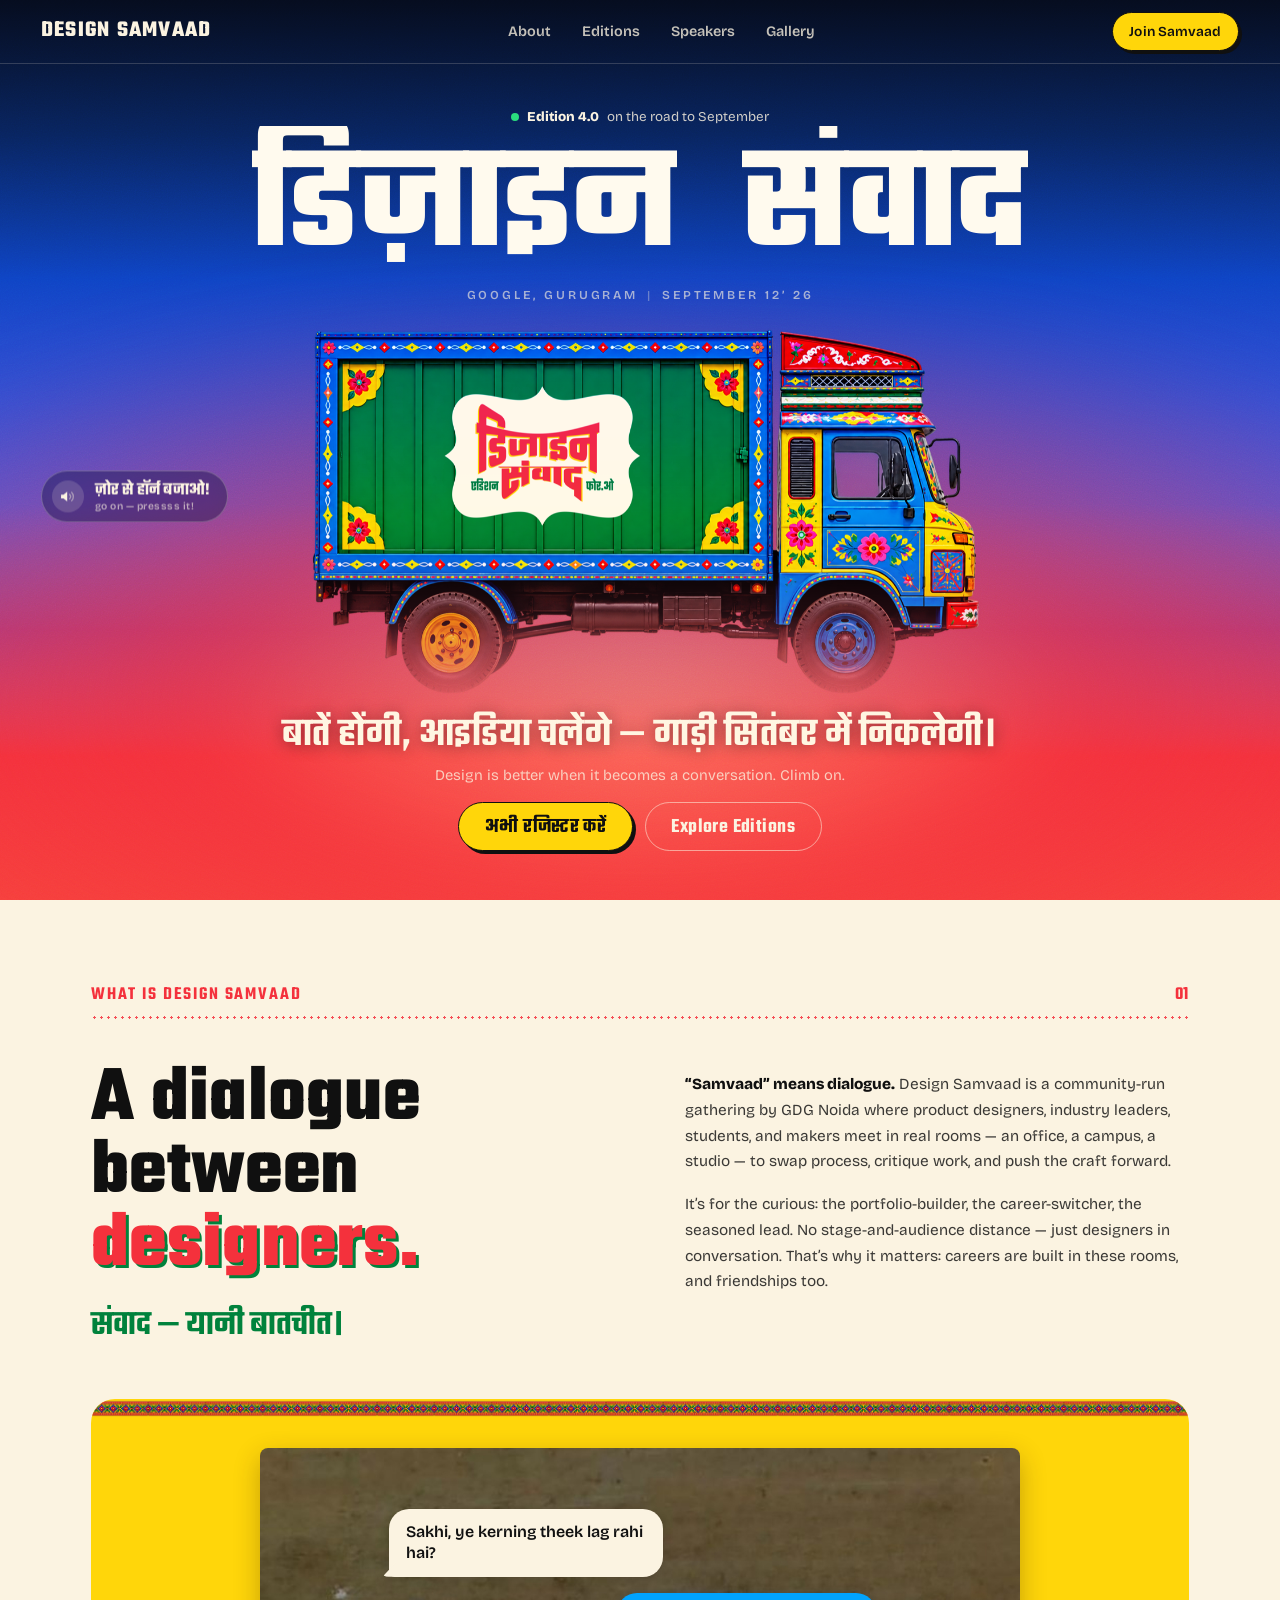
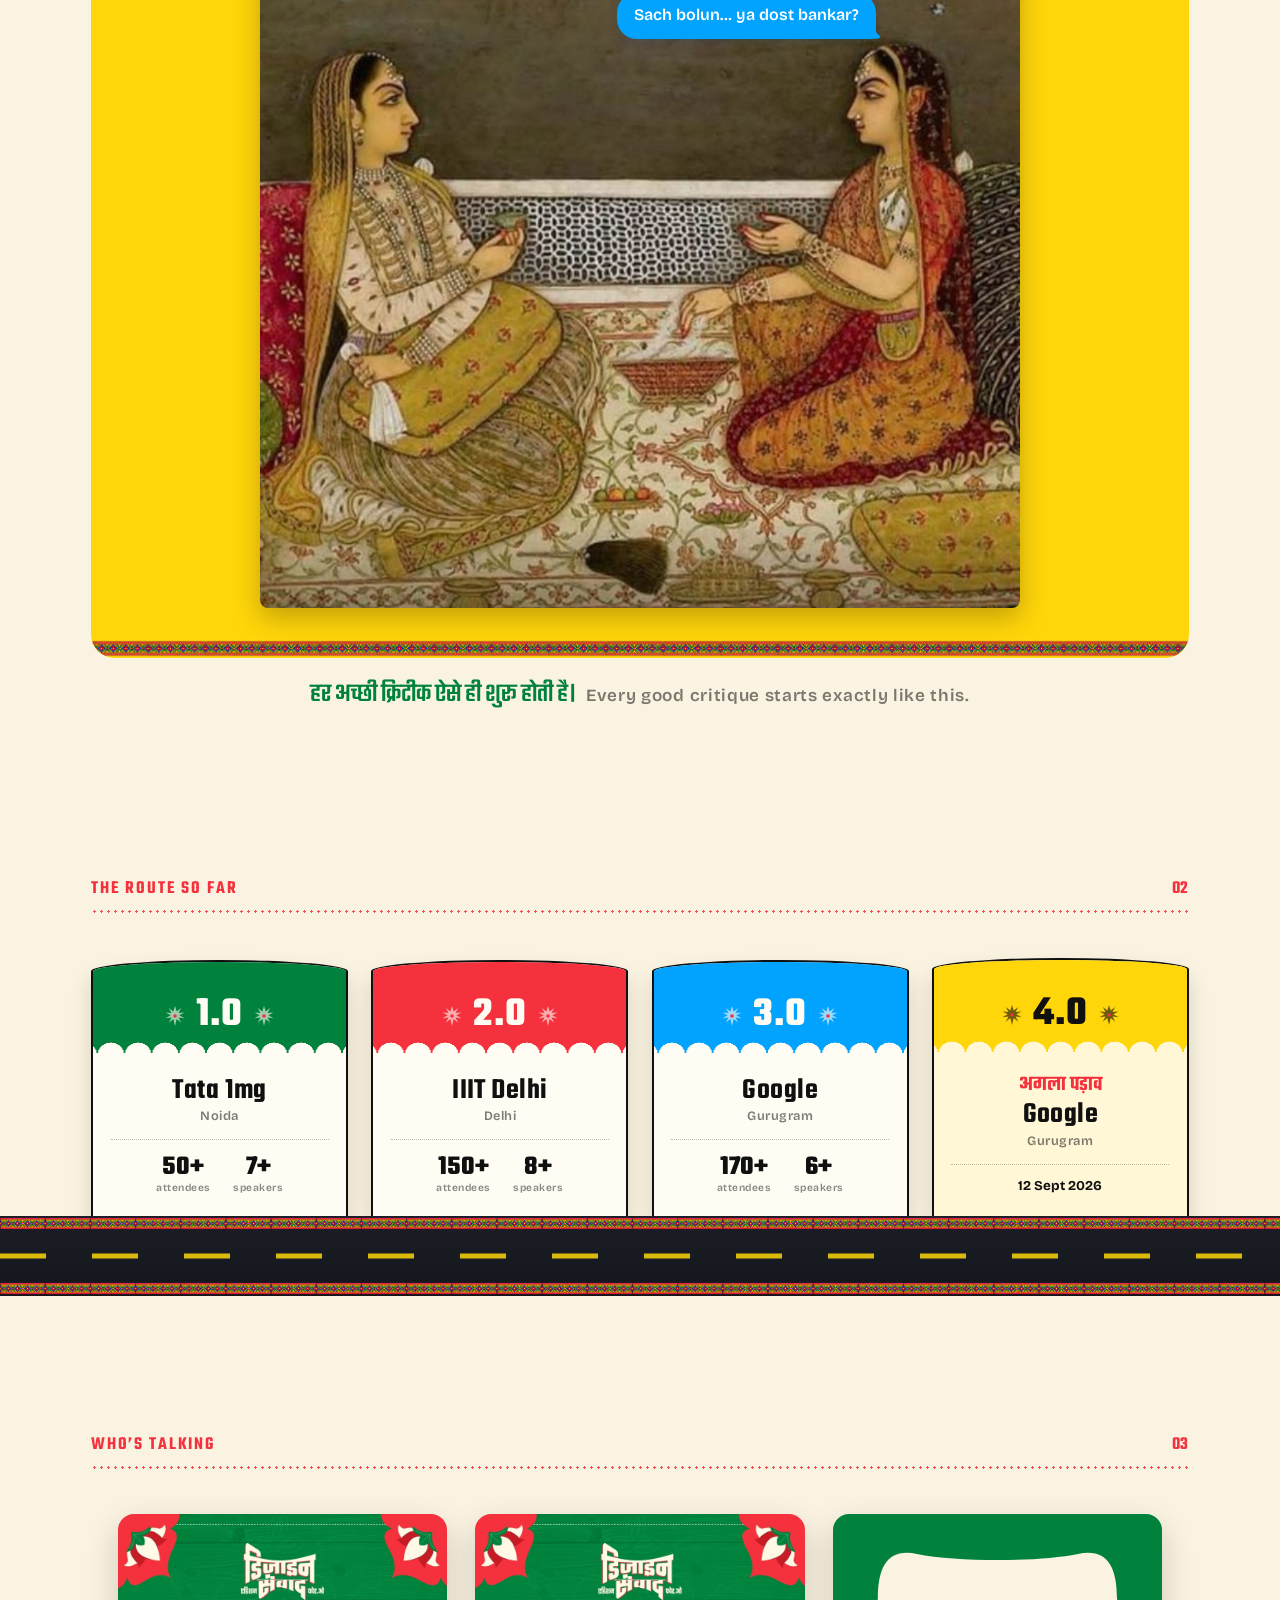
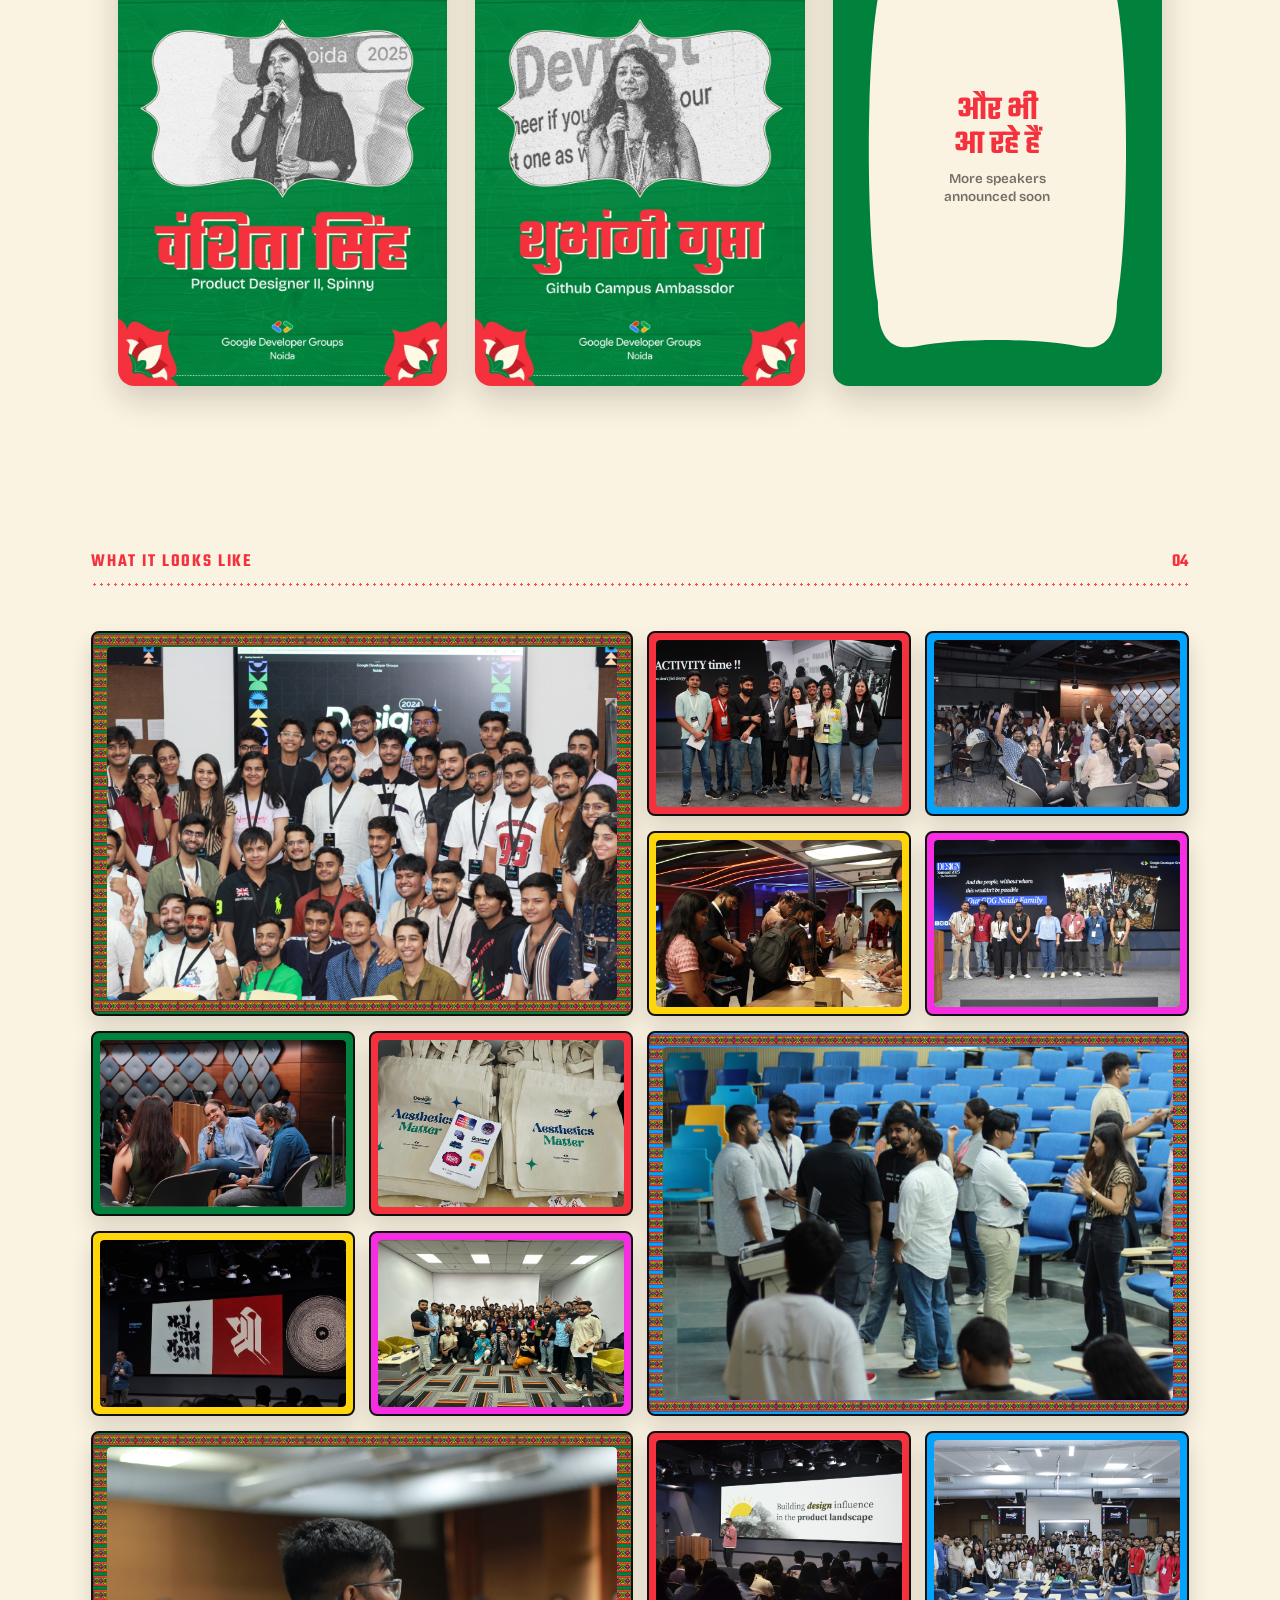
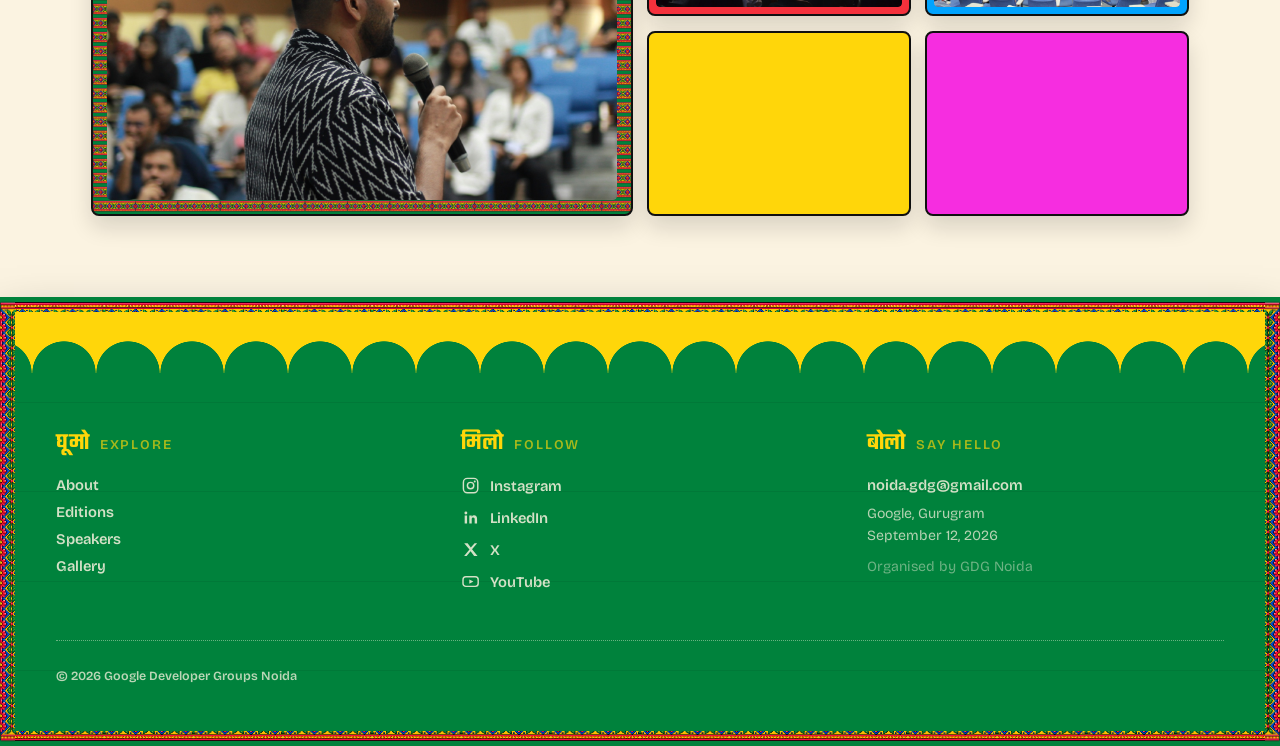
<file: index.html>
<!DOCTYPE html>
<html lang="en">
<head>
<meta charset="UTF-8" />
<meta name="viewport" content="width=device-width, initial-scale=1.0" />
<title>डिज़ाइन संवाद — Design Samvaad 4.0 · GDG Noida</title>
<meta name="description" content="Design Samvaad Edition 4.0 — a confluence of creativity and advancements. Google Developer Groups Noida, September 2026." />

<link rel="preconnect" href="https://fonts.googleapis.com" />
<link rel="preconnect" href="https://fonts.gstatic.com" crossorigin />
<link href="https://fonts.googleapis.com/css2?family=Teko:wght@400;500;600;700&family=Bricolage+Grotesque:opsz,wght@12..96,400;12..96,600;12..96,800&display=swap" rel="stylesheet" />
<link rel="stylesheet" href="css/main.css?v=53" />
</head>

<body>

<!-- ============ NAV ============ -->
<header class="nav" id="nav">
  <a class="brand" href="#top">
    <span class="brand__name">Design Samvaad</span>
  </a>

  <nav class="nav__links" id="navLinks" aria-label="Primary">
    <a href="#about">About</a>
    <a href="#editions">Editions</a>
    <a href="#speakers">Speakers</a>
    <a href="#gallery">Gallery</a>
  </nav>

  <div class="nav__actions">
    <a class="btn btn--solid" href="https://www.commudle.com/fill-form/4998" target="_blank" rel="noopener noreferrer">Join Samvaad</a>
  </div>

  <button class="nav__toggle" id="navToggle" type="button"
          aria-expanded="false" aria-controls="navLinks" aria-label="Open menu">
    <span></span><span></span><span></span>
  </button>
</header>

<!-- ============ HERO ============ -->
<main class="hero" id="top">

  <!-- Dusk sky -->
  <div class="scene" aria-hidden="true">
    <div class="scene__sky"></div>
    <div class="scene__bloom"></div>
    <div class="scene__grain"></div>
  </div>

  <div class="hero__inner">

    <p class="hero__eyebrow">
      <span class="hero__eyebrow-dot" aria-hidden="true"></span>
      <strong>Edition 4.0</strong>
      <span>on the road to September</span>
    </p>

    <h1 class="hero__title">
      <span class="hero__title-line"><span class="hero__title-word">डिज़ाइन</span></span>
      <span class="hero__title-line"><span class="hero__title-word">संवाद</span></span>
    </h1>

    <p class="hero__meta">Google, Gurugram <i>|</i> September 12’ 26</p>

    <!-- Truck: dissolves into the gradient at its base -->
    <figure class="truck" id="truck">
      <!-- .truck__media carries the dissolve mask, so the figure itself
           stays free for the jolt/idle transforms -->
      <span class="truck__media">
        <img
          src="Assets/truck-w1600.png"
          srcset="Assets/truck-w1200.png 1200w,
                  Assets/truck-w1600.png 1600w,
                  Assets/truck-w2200.png 2200w"
          sizes="(max-width: 760px) 112vw, 48vw"
          width="1600" height="900"
          alt="A hand-painted Indian truck carrying the Design Samvaad logo on its side."
          decoding="async" fetchpriority="high" />
        <span class="truck__tint" aria-hidden="true"></span>
      </span>
    </figure>

    <p class="hero__tagline">बातें होंगी, आइडिया चलेंगे — गाड़ी सितंबर में निकलेगी।</p>

    <p class="hero__sub">Design is better when it becomes a conversation. Climb on.</p>

    <div class="hero__cta">
      <a class="btn btn--solid btn--lg" href="https://www.commudle.com/fill-form/4998" target="_blank" rel="noopener noreferrer">अभी रजिस्टर करें</a>
      <a class="btn btn--outline btn--lg" href="#editions">Explore Editions</a>
    </div>

  </div>

  <!-- Horn pill -->
  <button class="horn" id="hornBtn" type="button" aria-label="Sound the horn">
    <span class="horn__icon" aria-hidden="true">
      <svg viewBox="0 0 24 24">
        <path d="M4 9.5h3.2L12 5.6v12.8L7.2 14.5H4z" fill="currentColor"/>
        <path class="horn__wave horn__wave--1" d="M15.2 9.2a4 4 0 0 1 0 5.6" fill="none" stroke="currentColor" stroke-width="1.7" stroke-linecap="round"/>
        <path class="horn__wave horn__wave--2" d="M17.8 6.6a7.7 7.7 0 0 1 0 10.8" fill="none" stroke="currentColor" stroke-width="1.7" stroke-linecap="round"/>
      </svg>
    </span>
    <span class="horn__text">
      <span class="horn__hi">ज़ोर से हॉर्न बजाओ!</span>
      <span class="horn__en">go on — pressss it!</span>
    </span>
  </button>

  <div class="horn-burst" id="hornBurst" aria-hidden="true"><span>पों&nbsp;पों!</span></div>
</main>

<!-- ============ ABOUT ============ -->
<section class="about" id="about">
  <div class="wrap">

    <!-- Header strip, after the brand deck's running head -->
    <div class="rule-head">
      <span class="rule-head__label">What is Design Samvaad</span>
      <span class="rule-head__index">01</span>
    </div>
    <span class="rule-dotted" aria-hidden="true"></span>

    <div class="about__grid">
      <div class="about__lead">
        <h2 class="about__title">
          A dialogue between<br />
          <em>designers.</em>
        </h2>
        <p class="about__hindi">संवाद — यानी बातचीत।</p>
      </div>

      <div class="about__body">
        <p><strong>“Samvaad” means dialogue.</strong> Design Samvaad is a community-run gathering by GDG Noida where product designers, industry leaders, students, and makers meet in real rooms — an office, a campus, a studio — to swap process, critique work, and push the craft forward.</p>
        <p>It’s for the curious: the portfolio-builder, the career-switcher, the seasoned lead. No stage-and-audience distance — just designers in conversation. That’s why it matters: careers are built in these rooms, and friendships too.</p>
      </div>
    </div>

    <!-- Two peacocks, one group chat. Tradition meets the read receipt. -->
    <figure class="dialogue">
      <div class="dialogue__scene">
        <div class="dialogue__frame">
          <!-- Bubbles are placed in % of this frame, so they stay pinned to
               each woman's head at every size -->
          <p class="bubble bubble--them">Sakhi, ye kerning theek lag rahi hai?</p>
          <p class="bubble bubble--me">Sach bolun… ya dost bankar?</p>
          <img class="dialogue__art" src="Assets/sakhi-talks.jpg"
               alt="A Mughal miniature of two women seated facing each other in conversation."
               width="1080" height="1080" loading="lazy" decoding="async" />
        </div>
      </div>
      <figcaption class="dialogue__cap">
        हर अच्छी क्रिटीक ऐसे ही शुरू होती है।
        <span>Every good critique starts exactly like this.</span>
      </figcaption>
    </figure>

  </div>
</section>

<!-- ============ EDITIONS ============ -->
<section class="editions" id="editions">
  <div class="wrap">

    <div class="rule-head">
      <span class="rule-head__label">The route so far</span>
      <span class="rule-head__index">02</span>
    </div>
    <span class="rule-dotted" aria-hidden="true"></span>

    <!-- Kilometre stones standing on the highway -->
    <ol class="route">
      <li class="stone stone--green">
        <span class="stone__cap">
          <svg class="cap-rosette" viewBox="0 0 40 40" aria-hidden="true"><use href="#rosette" /></svg>
          1.0
          <svg class="cap-rosette" viewBox="0 0 40 40" aria-hidden="true"><use href="#rosette" /></svg>
        </span>
        <div class="stone__body">
          <h3 class="stone__venue">Tata 1mg</h3>
          <p class="stone__city">Noida</p>
          <dl class="stone__stats">
            <div><dt>attendees</dt><dd>50+</dd></div>
            <div><dt>speakers</dt><dd>7+</dd></div>
          </dl>
        </div>
      </li>

      <li class="stone stone--red">
        <span class="stone__cap">
          <svg class="cap-rosette" viewBox="0 0 40 40" aria-hidden="true"><use href="#rosette" /></svg>
          2.0
          <svg class="cap-rosette" viewBox="0 0 40 40" aria-hidden="true"><use href="#rosette" /></svg>
        </span>
        <div class="stone__body">
          <h3 class="stone__venue">IIIT Delhi</h3>
          <p class="stone__city">Delhi</p>
          <dl class="stone__stats">
            <div><dt>attendees</dt><dd>150+</dd></div>
            <div><dt>speakers</dt><dd>8+</dd></div>
          </dl>
        </div>
      </li>

      <li class="stone stone--blue">
        <span class="stone__cap">
          <svg class="cap-rosette" viewBox="0 0 40 40" aria-hidden="true"><use href="#rosette" /></svg>
          3.0
          <svg class="cap-rosette" viewBox="0 0 40 40" aria-hidden="true"><use href="#rosette" /></svg>
        </span>
        <div class="stone__body">
          <h3 class="stone__venue">Google</h3>
          <p class="stone__city">Gurugram</p>
          <dl class="stone__stats">
            <div><dt>attendees</dt><dd>170+</dd></div>
            <div><dt>speakers</dt><dd>6+</dd></div>
          </dl>
        </div>
      </li>

      <li class="stone stone--next">
        <span class="stone__cap">
          <svg class="cap-rosette" viewBox="0 0 40 40" aria-hidden="true"><use href="#rosette" /></svg>
          4.0
          <svg class="cap-rosette" viewBox="0 0 40 40" aria-hidden="true"><use href="#rosette" /></svg>
        </span>
        <div class="stone__body">
          <p class="stone__flag">अगला पड़ाव</p>
          <h3 class="stone__venue">Google</h3>
          <p class="stone__city">Gurugram</p>
          <p class="stone__date">12 Sept 2026</p>
        </div>
      </li>
    </ol>

  </div>

  <!-- Outside .wrap so the highway runs edge to edge -->
  <div class="road" aria-hidden="true"></div>
</section>



<!-- ============ SPEAKERS ============ -->
<section class="speakers" id="speakers">
  <div class="wrap">

    <div class="rule-head">
      <span class="rule-head__label">Who’s talking</span>
      <span class="rule-head__index">03</span>
    </div>
    <span class="rule-dotted" aria-hidden="true"></span>

    <!-- Posters are pre-designed, so they carry their own name/role artwork.
         The alt text repeats it for screen readers and search. -->
    <ul class="speaker-grid">
      <li class="speaker">
        <img class="speaker__poster" src="Speakers/vanshita-singh.jpg"
             alt="वंशिता सिंह — Product Designer II at Spinny, speaking at Design Samvaad."
             width="839" height="1200" loading="lazy" decoding="async" />
      </li>

      <li class="speaker">
        <img class="speaker__poster" src="Speakers/shubhangi-gupta.jpg"
             alt="शुभांगी गुप्ता — GitHub Campus Ambassador, speaking at Design Samvaad."
             width="839" height="1200" loading="lazy" decoding="async" />
      </li>

      <li class="speaker speaker--soon">
        <div class="speaker__plate">
          <span class="speaker__soon-hi">और भी<br />आ रहे हैं</span>
          <span class="speaker__soon-en">More speakers<br />announced soon</span>
        </div>
      </li>
    </ul>

  </div>
</section>

<!-- ============ GALLERY ============ -->
<section class="gallery-section" id="gallery">
  <div class="wrap">

    <div class="rule-head">
      <span class="rule-head__label">What it looks like</span>
      <span class="rule-head__index">04</span>
    </div>
    <span class="rule-dotted" aria-hidden="true"></span>

    <ul class="gallery" id="gallery-grid">
        <li class="gallery__item">
          <button class="gallery__btn" type="button">
            <img class="gallery__img" src="Gallery/gallery-01.jpg"
                 alt="The whole room gathered for a group photo at the end of the day" width="1600" height="1067"
                 loading="lazy" decoding="async" />
          </button>
        </li>
        <li class="gallery__item">
          <button class="gallery__btn" type="button">
            <img class="gallery__img" src="Gallery/gallery-02.jpg"
                 alt="Eight attendees on stage during an activity session" width="1600" height="1067"
                 loading="lazy" decoding="async" />
          </button>
        </li>
        <li class="gallery__item">
          <button class="gallery__btn" type="button">
            <img class="gallery__img" src="Gallery/gallery-03.jpg"
                 alt="Hands go up across the audience during a talk" width="1600" height="1067"
                 loading="lazy" decoding="async" />
          </button>
        </li>
        <li class="gallery__item">
          <button class="gallery__btn" type="button">
            <img class="gallery__img" src="Gallery/gallery-04.jpg"
                 alt="Attendees collecting badges and swag at the registration desk" width="1600" height="1067"
                 loading="lazy" decoding="async" />
          </button>
        </li>
        <li class="gallery__item">
          <button class="gallery__btn" type="button">
            <img class="gallery__img" src="Gallery/gallery-05.jpg"
                 alt="The GDG Noida organising team on stage in front of a thank-you slide" width="1600" height="1067"
                 loading="lazy" decoding="async" />
          </button>
        </li>
        <li class="gallery__item">
          <button class="gallery__btn" type="button">
            <img class="gallery__img" src="Gallery/gallery-06.jpg"
                 alt="A speaker mid-answer during a panel conversation" width="1600" height="1067"
                 loading="lazy" decoding="async" />
          </button>
        </li>
        <li class="gallery__item">
          <button class="gallery__btn" type="button">
            <img class="gallery__img" src="Gallery/gallery-07.jpg"
                 alt="Stacks of 'Aesthetics Matter' tote bags and sticker sheets before doors open" width="1600" height="1067"
                 loading="lazy" decoding="async" />
          </button>
        </li>
        <li class="gallery__item">
          <button class="gallery__btn" type="button">
            <img class="gallery__img" src="Gallery/gallery-08.jpg"
                 alt="Attendees talking between sessions in the auditorium" width="1600" height="1067"
                 loading="lazy" decoding="async" />
          </button>
        </li>
        <li class="gallery__item">
          <button class="gallery__btn" type="button">
            <img class="gallery__img" src="Gallery/gallery-09.jpg" style="--focal: 0% 50%"
                 alt="A speaker presenting Devanagari calligraphy on the main screen" width="1600" height="1067"
                 loading="lazy" decoding="async" />
          </button>
        </li>
        <li class="gallery__item">
          <button class="gallery__btn" type="button">
            <img class="gallery__img" src="Gallery/gallery-10.jpg"
                 alt="A packed room breaking into cheers for a group photo" width="1600" height="1067"
                 loading="lazy" decoding="async" />
          </button>
        </li>
        <li class="gallery__item">
          <button class="gallery__btn" type="button">
            <img class="gallery__img" src="Gallery/gallery-11.jpg"
                 alt="An attendee asking a question from the floor" width="1600" height="1067"
                 loading="lazy" decoding="async" />
          </button>
        </li>
        <li class="gallery__item">
          <button class="gallery__btn" type="button">
            <img class="gallery__img" src="Gallery/gallery-12.jpg"
                 alt="A talk in progress: 'Building design influence in the product landscape'" width="1600" height="1067"
                 loading="lazy" decoding="async" />
          </button>
        </li>
        <li class="gallery__item">
          <button class="gallery__btn" type="button">
            <img class="gallery__img" src="Gallery/gallery-13.jpg"
                 alt="The full auditorium assembled for a group photo at IIIT Delhi" width="1600" height="1067"
                 loading="lazy" decoding="async" />
          </button>
        </li>
        <li class="gallery__item">
          <button class="gallery__btn" type="button">
            <img class="gallery__img" src="Gallery/gallery-14.jpg"
                 alt="A feedback wall covered in sticky notes answering 'What did you love at Design Samvaad 2025?'" width="1600" height="1067"
                 loading="lazy" decoding="async" />
          </button>
        </li>
        <li class="gallery__item">
          <button class="gallery__btn" type="button">
            <img class="gallery__img" src="Gallery/gallery-15.jpg"
                 alt="An attendee receiving a tote bag from an organiser" width="1600" height="1067"
                 loading="lazy" decoding="async" />
          </button>
        </li>
    </ul>

  </div>
</section>

<!-- Lightbox, shared by every gallery tile -->
<dialog class="lightbox" id="lightbox" aria-label="Photo viewer">
  <button class="lightbox__close" type="button" aria-label="Close">&times;</button>
  <button class="lightbox__nav lightbox__nav--prev" type="button" aria-label="Previous photo">&#8249;</button>
  <button class="lightbox__nav lightbox__nav--next" type="button" aria-label="Next photo">&#8250;</button>
  <figure class="lightbox__figure">
    <!-- src/alt are set by js/modules/lightbox.js; an empty src="" would
         make some browsers re-request the page itself -->
    <img class="lightbox__img" alt="" />
  </figure>
</dialog>

<!-- ============ FOOTER — the painted tailgate, full bleed ============ -->
<footer class="footer" id="contact">
  <div class="tailgate">
    <span class="tailgate__valance" aria-hidden="true"></span>

    <div class="tailgate__body">
      <div class="wrap wrap--wide">

        <div class="footer__cols">
          <nav class="footer-col" aria-label="Footer">
              <h3 class="footer-col__head">घूमो <span>Explore</span></h3>
              <a href="#about">About</a>
              <a href="#editions">Editions</a>
              <a href="#speakers">Speakers</a>
              <a href="#gallery">Gallery</a>
            </nav>

          <div class="footer-col">
            <h3 class="footer-col__head">मिलो <span>Follow</span></h3>
                <ul class="socials">
              <li><a href="https://www.instagram.com/gdg_noida" target="_blank" rel="noopener noreferrer" aria-label="Instagram">
                <svg viewBox="0 0 24 24" aria-hidden="true">
                  <rect x="3" y="3" width="18" height="18" rx="5" fill="none" stroke="currentColor" stroke-width="1.8"/>
                  <circle cx="12" cy="12" r="4" fill="none" stroke="currentColor" stroke-width="1.8"/>
                  <circle cx="17.2" cy="6.8" r="1.25" fill="currentColor"/>
                </svg><span>Instagram</span></a></li>

              <li><a href="https://www.linkedin.com/company/noidagdg" target="_blank" rel="noopener noreferrer" aria-label="LinkedIn">
                <svg viewBox="0 0 24 24" aria-hidden="true">
                  <path fill="currentColor" d="M4.6 9.4h3v10.1h-3zM6.1 4.4a1.8 1.8 0 1 1 0 3.6 1.8 1.8 0 0 1 0-3.6zM10.4 9.4h3v1.4a3.4 3.4 0 0 1 3-1.6c2.4 0 3.7 1.6 3.7 4.3v6h-3v-5.4c0-1.4-.5-2.3-1.8-2.3-1 0-1.6.7-1.8 1.4-.1.3-.1.6-.1.9v5.4h-3z"/>
                </svg><span>LinkedIn</span></a></li>

              <li><a href="https://x.com/gdg_noida" target="_blank" rel="noopener noreferrer" aria-label="X">
                <svg viewBox="0 0 24 24" aria-hidden="true">
                  <path fill="currentColor" d="M4 4h4.3l4 5.5L17 4h3.2l-6.4 7.7 6.9 8.3h-4.3l-4.4-5.9L7.1 20H3.9l6.7-8.1z"/>
                </svg><span>X</span></a></li>

              <li><a href="https://www.youtube.com/@gdg_noida" target="_blank" rel="noopener noreferrer" aria-label="YouTube">
                <svg viewBox="0 0 24 24" aria-hidden="true">
                  <rect x="2.5" y="6" width="19" height="12" rx="3.6" fill="none" stroke="currentColor" stroke-width="1.8"/>
                  <path fill="currentColor" d="M10.4 9.4l5.1 2.6-5.1 2.6z"/>
                </svg><span>YouTube</span></a></li>
            </ul>
          </div>

          <div class="footer-col">
            <h3 class="footer-col__head">बोलो <span>Say hello</span></h3>
            <!-- TODO: swap in the real address -->
            <a class="footer-col__mail" href="mailto:noida.gdg@gmail.com">noida.gdg@gmail.com</a>
            <p class="footer-col__note">Google, Gurugram<br />September 12, 2026</p>
            <p class="footer-col__note footer-col__note--dim">Organised by GDG Noida</p>
          </div>
        </div>

        <div class="tailgate__foot">
          <p class="tailgate__copy">© 2026 Google Developer Groups Noida</p>
        </div>

      </div>
    </div>
  </div>
</footer>

<!-- ============ SVG defs ============ -->
<svg class="defs" aria-hidden="true" focusable="false"><defs>
  <!-- The brand's cartouche, in objectBoundingBox units so it scales to any card -->
  <!-- Eight-point rosette, the flourish painted either side of a truck slogan -->
  <symbol id="rosette" viewBox="0 0 40 40">
    <path fill="currentColor" d="M20 0l3.4 11.1L32.4 4 27 14.2l12-1.3-10.4 5.8L39 24.4l-12-1.3 5.4 10.2-9-7.1L20 40l-3.4-13.8-9 7.1 5.4-10.2-12 1.3 10.4-5.8L1 12.9l12 1.3L7.6 4l9 7.1z"/>
    <circle cx="20" cy="20" r="3.6" fill="var(--red)"/>
  </symbol>

  <clipPath id="cartouche" clipPathUnits="objectBoundingBox">
    <path d="M.055.13C.055.05.095.008.20.022.35.042.65.042.80.022.905.008.945.05.945.13
             .99.30.99.70.945.87.945.95.905.992.80.978.65.958.35.958.20.978.095.992.055.95.055.87
             .01.70.01.30.055.13Z"/>
  </clipPath>
</defs></svg>

<script type="module" src="js/main.js?v=53"></script>
</body>
</html>
</file>
<file: css/main.css>
/* ============================================================
   Design Samvaad 4.0
   Brand: GDG Noida · "Desi Maximalism"
   Type:  Teko (display) · Bricolage Grotesque (text)
   ------------------------------------------------------------
   Entry point. Layer order is declared up front so a component
   can never be accidentally out-specified by a section rule —
   sections always win over components, components over base.
   ============================================================ */
@layer tokens, base, layout, components, sections;

/* --- Foundations ------------------------------------------ */
@import url("tokens.css")  layer(tokens);
@import url("base.css")    layer(base);
@import url("layout.css")  layer(layout);

/* --- Components: reusable, section-agnostic ---------------- */
@import url("components/button.css")       layer(components);
@import url("components/nav.css")          layer(components);
@import url("components/section-head.css") layer(components);
@import url("components/truck.css")        layer(components);
@import url("components/horn.css")         layer(components);
@import url("components/bubble.css")       layer(components);
@import url("components/dialogue.css")     layer(components);
@import url("components/milestone.css")    layer(components);
@import url("components/road.css")         layer(components);
@import url("components/speaker-card.css") layer(components);
@import url("components/gallery.css")      layer(components);
@import url("components/rosette.css")      layer(components);
@import url("components/tailgate.css")     layer(components);
@import url("components/footer-cols.css")  layer(components);

/* --- Sections: page-level composition ---------------------- */
@import url("sections/hero.css")     layer(sections);
@import url("sections/about.css")    layer(sections);
@import url("sections/editions.css") layer(sections);
@import url("sections/speakers.css") layer(sections);
@import url("sections/gallery.css")  layer(sections);
@import url("sections/footer.css")   layer(sections);
</file>
